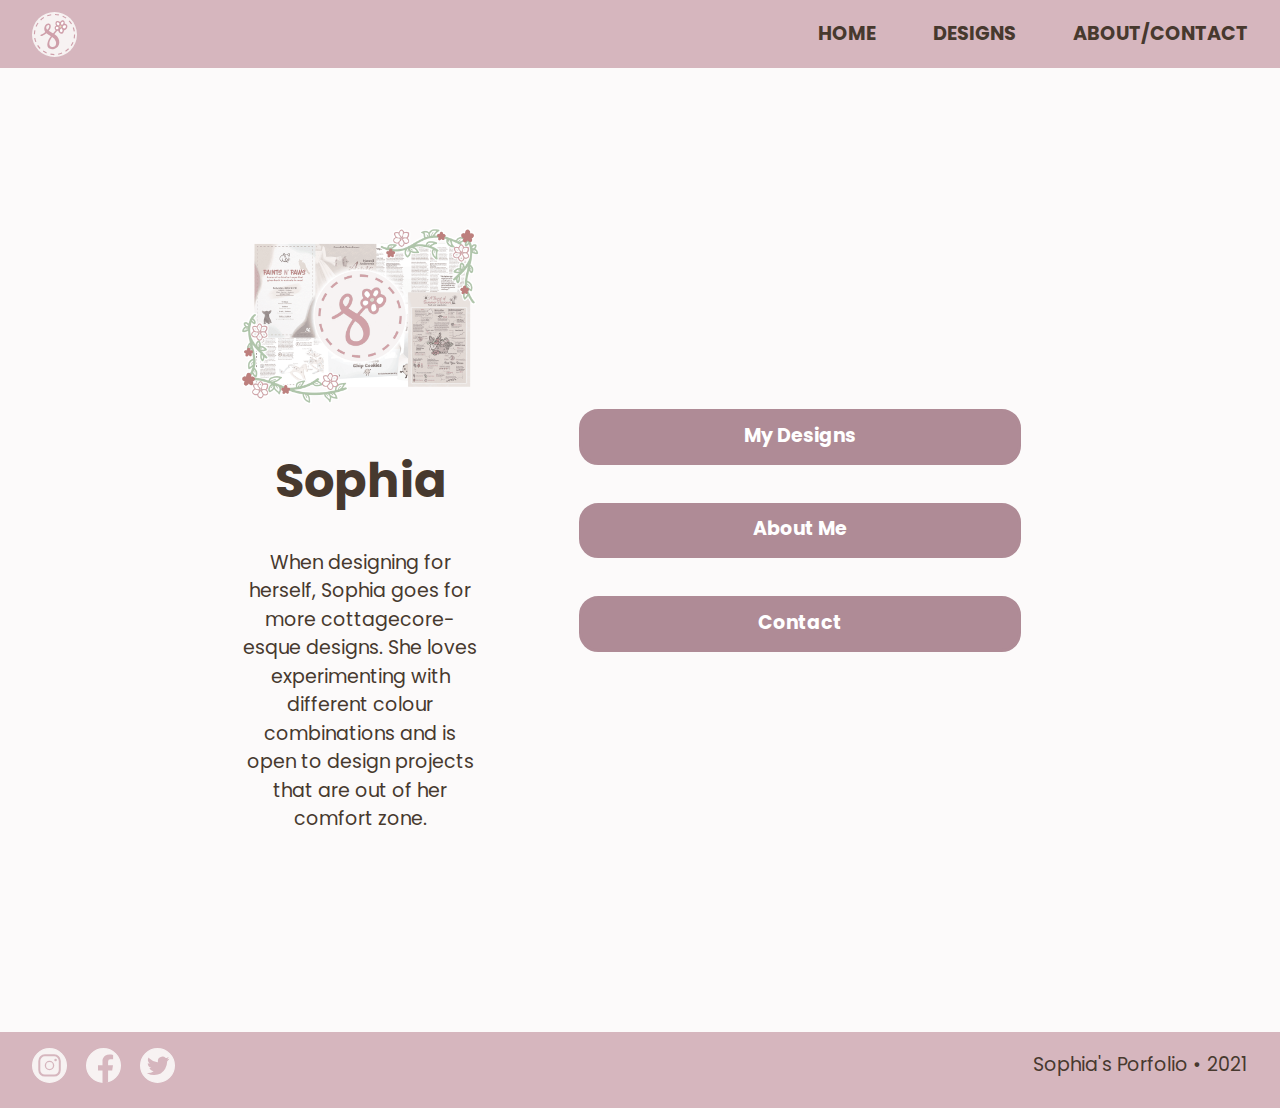
<file: index.html>
<!DOCTYPE html>
<html lang="en-ca">
<head>
  <meta charset="utf-8">
  <title>Sophia's Portfolio</title>
  <meta name="viewport" content="width=device-width,initial-scale=1">
  <link href="css/main.css" rel="stylesheet">
  <link href="css/header-footer.css" rel="stylesheet">
  <link rel="preconnect" href="https://fonts.googleapis.com">
  <link rel="preconnect" href="https://fonts.gstatic.com" crossorigin>
  <link href="https://fonts.googleapis.com/css2?family=Poppins:ital,wght@0,400;0,700;1,400;1,700&display=swap" rel="stylesheet">
  <link rel="shortcut icon" href="favicon.ico">
  <link rel="icon" type="image/png" href="favicon-196.png">
</head>
<body>

  <ul class="skip-links">
    <li><a href="#main">skip to the main content</a></li>
    <li><a href="#nav">Skip to navigation</a></li>
  </ul>

  <header role="banner">
    <div class="logo">
      <i class="icon">
        <svg class="icon-logo"><use xlink:href="images/sprite-sheet.svg#logo"></use></svg>
      </i>
    </div>
    <input type="checkbox" id="nav-toggle" class="nav-toggle">
    <nav role="navigation" id="nav" tabindex="0">
      <ul>
        <li><a href="index.html" aria-label="Go to the home page">Home</a></li>
        <li><a href="designs.html" aria-label="Go to the designs page">Designs</a></li>
        <li><a href="about-contact.html" aria-label="Go to the about and contact page">About/Contact</a></li>
      </ul>
    </nav>
    <label for="nav-toggle" class="nav-toggle-label">
      <span></span>
    </label>
  </header>

  <main role="main" id="main" tabindex="0">
    <div>
      <img src="images/homepage-image.png" alt="A collage of my designs">
      <h1>Sophia</h1>
      <article>
        <p>When designing for herself, Sophia goes for more cottagecore-esque designs. She loves experimenting with different colour combinations and is open to design projects that are out of her comfort zone. </p>
      </article>
    </div>

    <div>
      <ul class="home-buttons">
        <li><a class="designs" href="designs.html" aria-label="Go to the designs page">My Designs</a></li>
        <li><a class="about" href="about-contact.html" aria-label="Go to the about page">About Me</a></li>
        <li><a class="contact" href="about-contact.html" aria-label="Go to the contact page">Contact</a></li>
      </ul>
    </div>
  </main>

  <footer role="contentinfo">
    <ul>
      <li>
        <a class="instagram" href="#" aria-label="Go to instagram page">
          <svg class="insta"><use xlink:href="images/sprite-sheet.svg#insta"></use></svg>
        </a>
      </li>
      <li>
        <a class="facebook" href="#" aria-label="Go to facebook page">
          <svg class="fb"><use xlink:href="images/sprite-sheet.svg#facebook"></use></svg>
        </a>
      </li>
      <li>
        <a class="twitter" href="#" aria-label="Go to twitter page">
          <svg class="twit"><use xlink:href="images/sprite-sheet.svg#twitter"></use></svg>
        </a>
      </li>
    </ul>

    <p>Sophia's Porfolio • 2021</p>
  </footer>

</body>
</html>
</file>
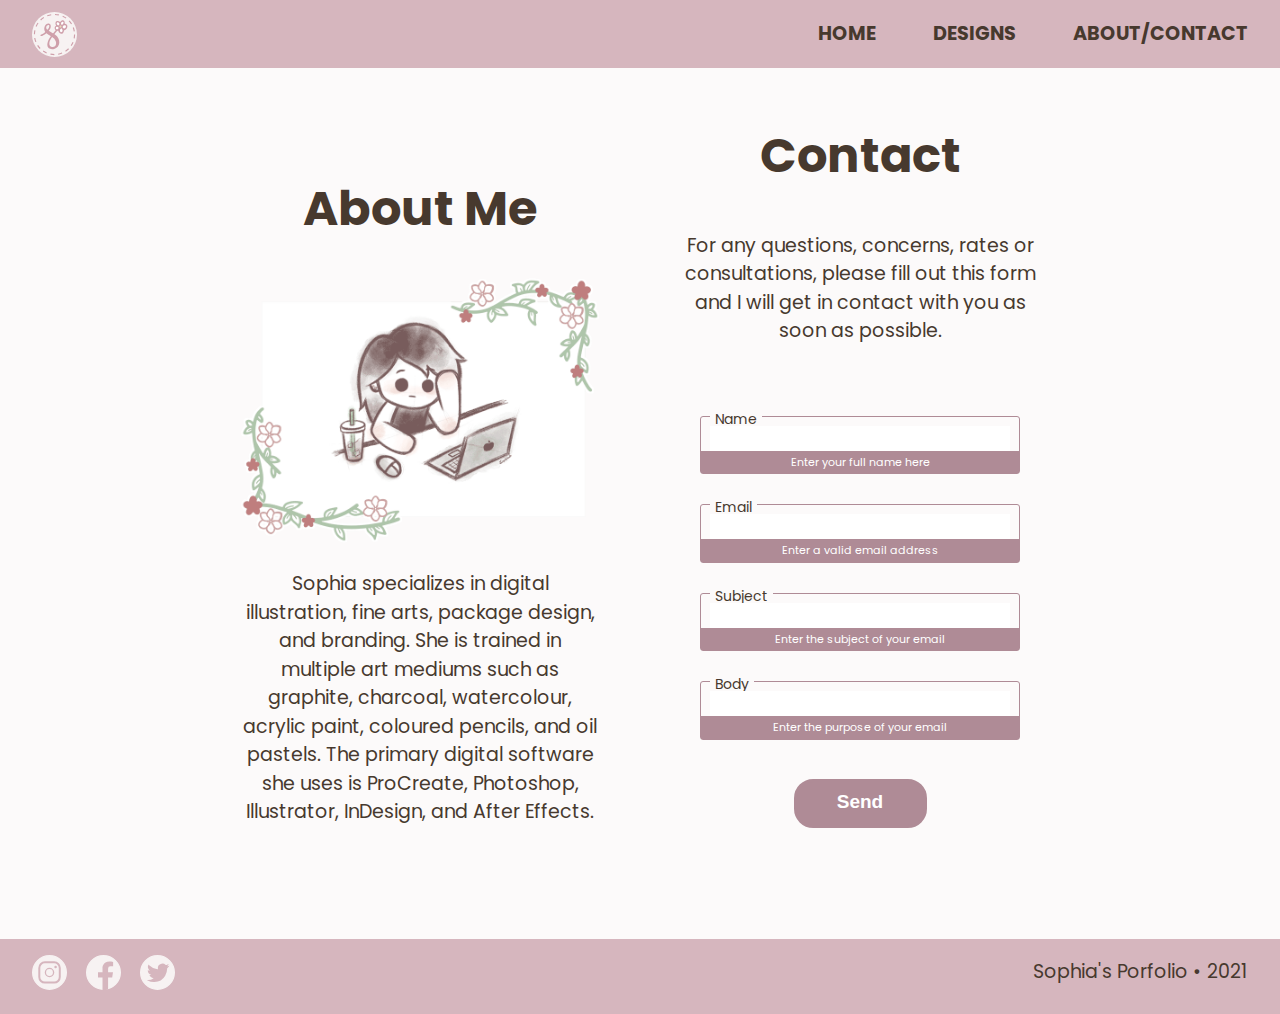
<file: about-contact.html>
<!DOCTYPE html>
<html lang="en-ca">
<head>
  <meta charset="utf-8">
  <title>About/Contact</title>
  <meta name="viewport" content="width=device-width,initial-scale=1">
  <link href="css/about-contact.css" rel="stylesheet">
  <link href="css/header-footer.css" rel="stylesheet">
  <link rel="preconnect" href="https://fonts.googleapis.com">
  <link rel="preconnect" href="https://fonts.gstatic.com" crossorigin>
  <link href="https://fonts.googleapis.com/css2?family=Poppins:ital,wght@0,400;0,700;1,400;1,700&display=swap" rel="stylesheet">
  <link rel="shortcut icon" href="favicon.ico">
  <link rel="icon" type="image/png" href="favicon-196.png">
</head>
<body>

  <ul class="skip-links">
    <li><a href="#nav">Skip to navigation</a></li>
    <li><a href="#main">Skip to the main content</a></li>
  </ul>

  <header role="banner">
    <div class="logo">
      <i class="icon">
        <svg class="icon-logo"><use xlink:href="images/sprite-sheet.svg#logo"></use></svg>
      </i>
    </div>
    <input type="checkbox" id="nav-toggle" class="nav-toggle">
    <nav role="navigation" id="nav" tabindex="0">
      <ul>
        <li><a href="index.html" aria-label="Go to the home page">Home</a></li>
        <li><a href="designs.html" aria-label="Go to the designs page">Designs</a></li>
        <li><a href="about-contact.html" aria-label="Go to the about and contact page">About/Contact</a></li>
      </ul>
    </nav>
    <label for="nav-toggle" class="nav-toggle-label">
      <span></span>
    </label>
  </header>

  <main role="main" id="main" tabindex="0">
    <div class="abt">
      <h1>About Me</h1>
      <img src="images/about-me-img.png" alt="A drawing of me">
      <article>
        <p>Sophia specializes in digital illustration, fine arts, package design, and branding. She is trained in multiple art mediums such as graphite, charcoal, watercolour, acrylic paint, coloured pencils, and oil pastels. The primary digital software she uses is ProCreate, Photoshop, Illustrator, InDesign, and After Effects.</p>
      </article>
    </div>

    <div class="cntct">
      <h2>Contact</h2>
      <p>For any questions, concerns, rates or consultations, please fill out this form and I will get in contact with you as soon as possible.</p>

      <form class="form">
        <ul>
          <li>
            <label for="name">Name</label>
            <input type="text" name="name" maxlength="100">
            <span>Enter your full name here</span>
          </li>
          <li>
            <label for="email">Email</label>
            <input type="email" name="email" maxlength="100">
            <span>Enter a valid email address</span>
          </li>
          <li>
            <label for="subject">Subject</label>
            <input type="text" name="subject">
            <span>Enter the subject of your email</span>
          </li>
          <li>
            <label for="bio">Body</label>
            <textarea name="text" onkeyup="adjust_textarea(this)"></textarea>
            <span>Enter the purpose of your email</span>
          </li>
          <li>
            <input class="send" type="submit" value="Send" aria-label="send the form">
          </li>
        </ul>
      </form>

    </main>

    <footer role="contentinfo">
      <ul>
        <li>
          <a class="instagram" href="#" aria-label="Go to instagram page">
            <svg class="insta"><use xlink:href="images/sprite-sheet.svg#insta"></use></svg>
          </a>
        </li>
        <li>
          <a class="facebook" href="#" aria-label="Go to facebook page">
            <svg class="fb"><use xlink:href="images/sprite-sheet.svg#facebook"></use></svg>
          </a>
        </li>
        <li>
          <a class="twitter" href="#" aria-label="Go to twitter page">
            <svg class="twit"><use xlink:href="images/sprite-sheet.svg#twitter"></use></svg>
          </a>
        </li>
      </ul>

      <p>Sophia's Porfolio • 2021</p>
    </footer>

  </body>
  </html>
</file>
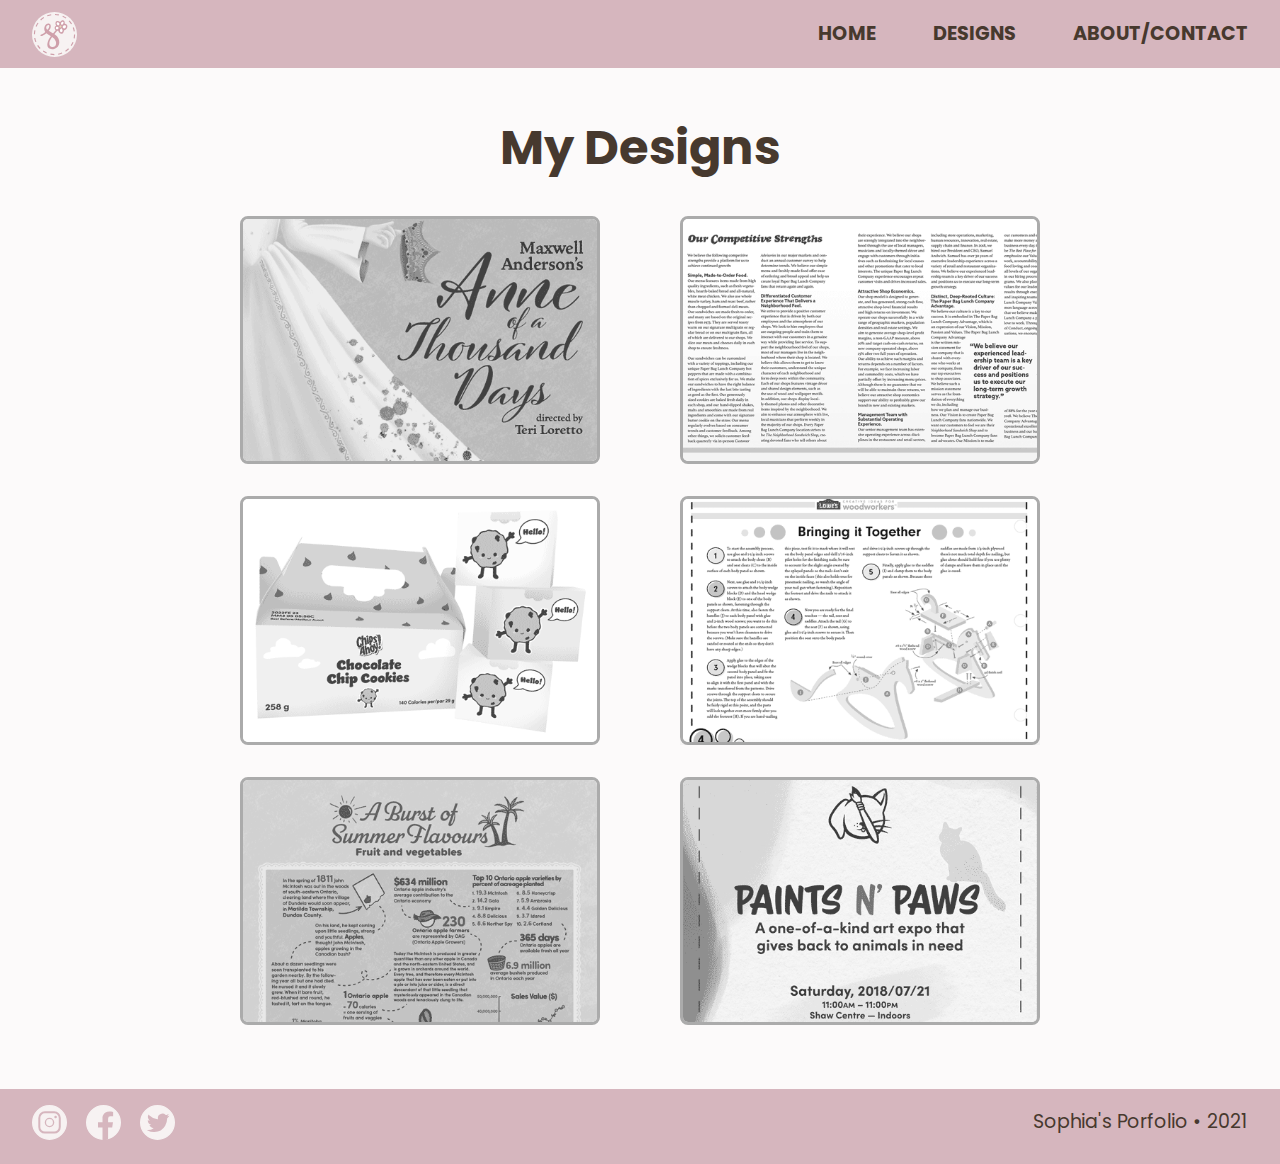
<file: designs.html>
<!DOCTYPE html>
<html lang="en-ca">
<head>
  <meta charset="utf-8">
  <title>Designs</title>
  <meta name="viewport" content="width=device-width,initial-scale=1">
  <link href="css/designs.css" rel="stylesheet">
  <link href="css/header-footer.css" rel="stylesheet">
  <link rel="preconnect" href="https://fonts.googleapis.com">
  <link rel="preconnect" href="https://fonts.gstatic.com" crossorigin>
  <link href="https://fonts.googleapis.com/css2?family=Poppins:ital,wght@0,400;0,700;1,400;1,700&display=swap" rel="stylesheet">
  <link rel="shortcut icon" href="favicon.ico">
  <link rel="icon" type="image/png" href="favicon-196.png">
</head>
<body>

  <ul class="skip-links">
    <li><a href="#main">skip to the main content</a></li>
    <li><a href="#nav">Skip to navigation</a></li>
  </ul>

  <header role="banner">
    <div class="logo">
      <i class="icon">
        <svg class="icon-logo"><use xlink:href="images/sprite-sheet.svg#logo"></use></svg>
      </i>
    </div>
    <input type="checkbox" id="nav-toggle" class="nav-toggle">
    <nav role="navigation" id="nav" tabindex="0">
      <ul>
        <li><a href="index.html" aria-label="Go to the home page">Home</a></li>
        <li><a href="designs.html" aria-label="Go to the designs page">Designs</a></li>
        <li><a href="about-contact.html" aria-label="Go to the about and contact page">About/Contact</a></li>
      </ul>
    </nav>
    <label for="nav-toggle" class="nav-toggle-label">
      <span></span>
    </label>
  </header>

  <main role="main" id="main" tabindex="0">
    <h1> My Designs </h1>

    <div class="designs">
      <div class="first-three">

        <a href="#open-modal" class="hover-box">
          <img src="images/designs/poster.png" alt="Image of my theatre poster design">
          <h2 class="post-title">Theatre Poster</h2>
        </a>
        <div id="open-modal" class="modal-window">
          <div>
            <a href="#modal-close" title="Close" class="modal-close">close &times;</a>
            <h2>Theatre Poster</h2>
            <div>
              <img src="images/designs/poster-big.png" alt="Image of my theatre poster design">
              <p>Assignment for my Graphic Design class in the second semester of my first year.</p>
            </div>
          </div>
        </div>

        <a href="#open-modal-packaging" class="hover-box">
          <img src="images/designs/packaging.png" alt="Image of my packaging design">
          <h2 class="pack-title">Packaging Design</h2>
        </a>
        <div id="open-modal-packaging" class="modal-window-packaging">
          <div>
            <a href="#modal-close" title="Close" class="modal-close">close &times;</a>
            <h2>Packaging Design</h2>
            <div>
              <img src="images/designs/packaging-big.png" alt="Image of my packaging design">
              <p>Assignment for my Graphic Design class in the first semester of my second year.</p>
            </div>
          </div>
        </div>

        <a href="#open-modal-info" class="hover-box">
          <img src="images/designs/infographic.png" alt="Image of my infographic design">
          <h2 class="infographic-title">Infographic</h2>
        </a>
        <div id="open-modal-info" class="modal-window-info">
          <div>
            <a href="#modal-close" title="Close" class="modal-close">close &times;</a>
            <h2>Infographic</h2>
            <div>
              <img src="images/designs/infographic-big.png" alt="Image of my infographic design">
              <p>Assignment for my Graphic Design class in the second semester of my first year.</p>
            </div>
          </div>
        </div>

      </div>

      <div class="last-three">

        <a href="#open-modal-ar" class="hover-box">
          <img src="images/designs/annual-report.png" alt="Image of my annual report design">
          <h2 class="annual-rep-title">Annual Report</h2>
        </a>
        <div id="open-modal-ar" class="modal-window-ar">
          <div>
            <a href="#modal-close" title="Close" class="modal-close">close &times;</a>
            <h2>Annual Report</h2>
            <div>
              <img src="images/designs/annual-report-big.png" alt="Image of my annual report design">
              <p>Assignment for my Typography class in the second semester of my first year.</p>
            </div>
          </div>
        </div>

        <a href="#open-modal-rh" class="hover-box">
          <img src="images/designs/rocking-horse.png" alt="Image of my rocking horse brochure layout">
          <h2 class="rock-title">Rocking Horse Brochure Layout</h2>
        </a>
        <div id="open-modal-rh" class="modal-window-rh">
          <div>
            <a href="#modal-close" title="Close" class="modal-close">close &times;</a>
            <h2>Rocking Horse Brochure Layout</h2>
            <div>
              <img src="images/designs/rocking-horse-big.png" alt="Image of my rocking horse brochure layout">
              <p>Assignment for my Graphic Design class in the second semester of my first year.</p>
            </div>
          </div>
        </div>

        <a href="#open-modal-eb" class="hover-box">
          <img src="images/designs/event-branding.png" alt="Image of my event branding design">
          <h2 class="harmony-title">Event Branding</h2>
        </a>
        <div id="open-modal-eb" class="modal-window-eb">
          <div>
            <a href="#modal-close" title="Close" class="modal-close">close &times;</a>
            <h2>Event Branding</h2>
            <div>
              <img src="images/designs/event-branding-big.png" alt="Image of my event branding design">
              <p>Assignment for my Graphic Design class in the first semester of my second year.</p>
            </div>
          </div>
        </div>

      </div>

    </div>

  </main>

  <footer role="contentinfo">
    <ul>
      <li>
        <a class="instagram" href="#" aria-label="Go to instagram page">
          <svg class="insta"><use xlink:href="images/sprite-sheet.svg#insta"></use></svg>
        </a>
      </li>
      <li>
        <a class="facebook" href="#" aria-label="Go to facebook page">
          <svg class="fb"><use xlink:href="images/sprite-sheet.svg#facebook"></use></svg>
        </a>
      </li>
      <li>
        <a class="twitter" href="#" aria-label="Go to twitter page">
          <svg class="twit"><use xlink:href="images/sprite-sheet.svg#twitter"></use></svg>
        </a>
      </li>
    </ul>

    <p>Sophia's Porfolio • 2021</p>
  </footer>

</body>
</html>
</file>
<file: css/main.css>
html {
  box-sizing: border-box;
  font-family: Poppins, sans-serif;
  line-height: 1.5;
  -webkit-text-size-adjust: 100%;
  text-size-adjust: 100%;
  color: #47392e;
}

*,
*::before,
*::after {
  box-sizing: inherit;
}

main {
  height: 1000px;
  display: grid;
  place-items: center;
  padding-left: 3em;
  padding-right: 3em;
}

main p {
  text-align: center;
}

main a {
  border: .2rem solid #af8b96;
  border-radius: 1.2rem;
  padding: .5em 1em .6em;
  background-color: #af8b96;
  margin: 1em;
  text-decoration: none;
  color: #fff;
  display: block;
}

main a:hover {
  background-color: #d6b6be;
  border: .2rem solid #d6b6be;
}

main ul {
  text-align: center;
  display: block;
  padding: 0;
  list-style: none;
  width: 20em;
}

main li {
  list-style: none;
  font-weight: bold;
  margin-bottom: 2em;
}

main h2 {
  font-size: 2.5rem;
  font-weight: bold;
  text-align: center;
  text-decoration: none;
}

img {
  width: 100%;
  margin: 0;
  padding: 0;
}

@media screen and (min-width: 38em) {

  main {
    display: grid;
    grid-template-columns: 1fr 1fr;
    grid-column-gap: 2em;
  }

  main ul {
    width: 20em;
  }

}

@media screen and (min-width: 62.5em) {

  main {
    display: grid;
    grid-template-columns: 1fr 1fr;
    grid-column-gap: 5em;
    padding-left: 15em;
    padding-right: 15em;
  }

  main ul {
    width: 30em;
  }

}
</file>
<file: css/header-footer.css>
html {
  box-sizing: border-box;
  font-family: Poppins, sans-serif;
  line-height: 1.5;
  -webkit-text-size-adjust: 100%;
  text-size-adjust: 100%;
  color: #47392e;
}

*,
*::before,
*::after {
  box-sizing: inherit;
}

.skip-links {
  margin: 0;
  padding: 0;
  list-style-type: none;
}

.skip-links a {
  position: absolute;
  top: -3em;
  background-color: #000;
  color: #fff;
  padding: 0.5em 0.75em;
  font-weight: bold;
  text-decoration: none;
}

.skip-links a:focus {
  top: 0;
}

body {
  padding: 0;
  margin: 0;
  background-color: #fcfafa;
}

p {
  font-size: 1.1875rem;
}

main {
  padding-top: 5em;
}

.icon svg {
  fill: currentColor;
  align-content: center;
  padding: 0;
  margin-bottom: -.5em;
}

.instagram .insta {
  height: 35px;
  width: 35px;
}

.twitter .twit {
  height: 35px;
  width: 35px;
}

.facebook .fb {
  height: 35px;
  width: 35px;
}

.icon-logo {
  height: 45px;
  width: 45px;
}

h1 {
  font-size: 3rem;
  font-weight: bold;
  text-align: center;
}

li {
  font-size: 1.1875rem;
}

header {
  background: #d6b6be;
  display: flex;
  justify-content: center;
  padding: .75em;
  text-align: center;
  position: fixed;
  z-index: 999;
  width: 100%;
}

header img {
  width: 64px;
  margin: 0;
  padding: 0;
  display: block;
}

body p {
  text-align: center;
}

header nav {
  position: absolute;
  text-align: left;
  top: 100%;
  left: 0;
  background: #d6b6be;
  width: 100%;
  transform: scale(1, 0);
  transform-origin: top;
  transition: transform 400ms ease-in-out;
}

header nav a {
  text-decoration: none;
  font-size: 1.2rem;
  text-transform: uppercase;
  opacity: 0;
  transition: opacity 150ms ease-in-out;
  color: #47392e;
  font-weight: bold;
  cursor: pointer;
}

header nav ul {
  margin: 0;
  padding: 0;
  list-style: none;
}

header nav li {
  margin-bottom: 1em;
  margin-left: 1em;
}

header nav a:hover {
  color: #fff;
}


/* footer */
footer {
  background-color: #d6b6be;
  display: flex;
  justify-content: space-between;
  padding-right: 2em;
  padding-left: 2em;
  padding-top: 0;
  padding-bottom: 0;
  margin-top: 2em;
}

footer p {
  color: #47392e;
}

footer ul {
  display: flex;
  padding: 0;
}

footer li {
  list-style: none;
  margin-right: 1em;
}

/* dropdown */

.nav-toggle-label,
.nav-toggle {
  display: none;
}

.nav-toggle {
  position: absolute !important;
  top: -9999px !important;
  left: -9999px !important;
}

.nav-toggle-label {
  position: absolute;
  top: 0;
  left: 0;
  margin-left: 1em;
  height: 100%;
  display: flex;
  align-items: center;
}

.nav-toggle-label span,
.nav-toggle-label span::before,
.nav-toggle-label span::after {
  display: block;
  background: white;
  height: 2px;
  width: 2em;
  border-radius: 2px;
  position: relative;
}

.nav-toggle-label span::before,
.nav-toggle-label span::after {
  content: '';
  position: absolute;
}

.nav-toggle-label span::before {
  bottom: 7px;
}

.nav-toggle-label span::after {
  top: 7px;
}

.nav-toggle:checked ~ nav {
  transform: scale(1,1);
}

.nav-toggle:checked ~ nav a {
  opacity: 1;
  transition: opacity 250ms ease-in-out 250ms;
}





@media screen and (min-width: 38em) {
  .nav-toggle-label {
    display: none;
  }

  header {
    display: flex;
    justify-content: space-between;
    padding-right: 2em;
    padding-left: 2em;
  }

  .logo {
    grid-column: 2 / 3;
  }

  header nav {
    all: unset;
    grid-column: 3 / 4;
    display: flex;
    justify-content: flex-end;
    align-items: center;
  }

  header nav ul {
    display: flex;
  }

  header nav li {
    margin-left: 3em;
    margin-bottom: 0;
  }

  header nav a {
    opacity: 1;
    position: relative;
  }

  header nav a::before {
    content: '';
    display: block;
    height: 5px;
    background: black;
    position: absolute;
    top: -.75em;
    left: 0;
    right: 0;
    transform: scale(0, 1);
    transition: transform ease-in-out 250ms;
  }

}


@media screen and (min-width: 62.5em) {
  .nav-toggle-label {
    display: none;
  }

  header {
    display: flex;
    justify-content: space-between;
    padding-right: 2em;
    padding-left: 2em;
  }

  .logo {
    grid-column: 2 / 3;
  }

  header nav {
    all: unset;
    grid-column: 3 / 4;
    display: flex;
    justify-content: flex-end;
    align-items: center;
  }

  header nav ul {
    display: flex;
  }

  header nav li {
    margin-left: 3em;
    margin-bottom: 0;
  }

  header nav a {
    opacity: 1;
    position: relative;
  }

  header nav a::before {
    content: '';
    display: block;
    height: 5px;
    background: black;
    position: absolute;
    top: -.75em;
    left: 0;
    right: 0;
    transform: scale(0, 1);
    transition: transform ease-in-out 250ms;
  }

}
</file>
<file: css/about-contact.css>
html {
  box-sizing: border-box;
  font-family: Poppins, sans-serif;
  line-height: 1.5;
  -webkit-text-size-adjust: 100%;
  text-size-adjust: 100%;
  color: #47392e;
}

*,
*::before,
*::after {
  box-sizing: inherit;
}

main {
  align-items: center;
  padding-left: 3em;
  padding-right: 3em;
}

main p {
  text-align: center;
}

main h2 {
  font-size: 3rem;
  font-weight: bold;
  text-align: center;
  text-decoration: none;
}

img {
  width: 100%;
  margin: 0;
  padding: 0;
}

.form {
	max-width:400px;
	margin:50px auto;
	border-radius:.2rem;
	padding:20px;
}

.form ul {
	list-style:none;
	padding:0;
	margin:0;
}

.form li {
	display: block;
	padding: 9px;
	border:1px solid #af8b96;
	margin-bottom: 30px;
	border-radius: 3px;
}

.form li:last-child {
	border:none;
	margin-bottom: 0px;
	text-align: center;
}

.form li > label {
	display: block;
	float: left;
	margin-top: -19px;
	background: #fcfafa;
	height: 19px;
	padding: 2px 5px 2px 5px;
	color: #47392e;
	font-size: 14px;
	overflow: hidden;
}

.form input[type="text"],
.form input[type="email"],
.form textarea,
.form select {
	box-sizing: border-box;
	-webkit-box-sizing: border-box;
	-moz-box-sizing: border-box;
	width: 100%;
	display: block;
	outline: none;
	border: none;
	height: 25px;
	line-height: 25px;
	font-size: 16px;
	padding: 0;
}

.form li > span {
	background: #af8b96;
	display: block;
	padding: 3px;
	margin: 0 -9px -9px -9px;
	text-align: center;
	color: #fff;
	font-size: 11px;
}

.form textarea {
	resize:none;
}

.form input[type="submit"],
.form input[type="button"] {
  border: .2rem solid #af8b96;
	background: #af8b96;
  padding: .5em 1em .6em;
	border-bottom: 3px solid #af8b96;
	border-radius: 1.2rem;
	color: #fff;
  width: 7em;
}

.form input[type="submit"]:hover,
.form input[type="button"]:hover {
  background-color: #d6b6be;
  border: .2rem solid #d6b6be;
}

.send {
  font-size: 1.1875rem;
  font-weight: bold;
}

@media screen and (min-width: 38em) {
  main {
    display: grid;
    grid-template-columns: 1fr 1fr;
    grid-column-gap: 5em;
    }
}

@media screen and (min-width: 62.5em) {
  main {
    padding-left: 15em;
    padding-right: 15em;
    }
}
</file>
<file: css/designs.css>
html {
  box-sizing: border-box;
  font-family: Poppins, sans-serif;
  line-height: 1.5;
  -webkit-text-size-adjust: 100%;
  text-size-adjust: 100%;
  color: #47392e;
}

*,
*::before,
*::after {
  box-sizing: inherit;
}

/* modal box */
.modal-window {
  position: fixed;
  background-color: rgba(200, 200, 200, 0.75);
  top: 0;
  right: 0;
  bottom: 0;
  left: 0;
  z-index: 999;
  opacity: 0;
  pointer-events: none;
  -webkit-transition: all 0.3s;
  -moz-transition: all 0.3s;
  transition: all 0.3s;
}

.modal-window:target {
  opacity: 1;
  pointer-events: auto;
}

.modal-window>div {
  width: 400px;
  position: relative;
  margin: 10% auto;
  padding: 2rem;
  background: #fff;
  color: #444;
}

.modal-window header {
  font-weight: bold;
}

.modal-close {
  color: #aaa;
  line-height: 50px;
  font-size: 80%;
  position: absolute;
  right: 0;
  text-align: center;
  top: 0;
  width: 70px;
  text-decoration: none;
}

.modal-close:hover {
  color: #000;
}

.modal-window h2 {
  font-size: 150%;
  margin: 0 0 15px;
}
/* modal box end */

/* modal box */
.modal-window-info {
  position: fixed;
  background-color: rgba(200, 200, 200, 0.75);
  top: 0;
  right: 0;
  bottom: 0;
  left: 0;
  z-index: 999;
  opacity: 0;
  pointer-events: none;
  -webkit-transition: all 0.3s;
  -moz-transition: all 0.3s;
  transition: all 0.3s;
}

.modal-window-info:target {
  opacity: 1;
  pointer-events: auto;
}

.modal-window-info>div {
  width: 400px;
  position: relative;
  margin: 10% auto;
  padding: 2rem;
  background: #fff;
  color: #444;
}

.modal-window-info header {
  font-weight: bold;
}

.modal-window-info h2 {
  font-size: 150%;
  margin: 0 0 15px;
}
/* modal box end */

/* modal box */
.modal-window-packaging {
  position: fixed;
  background-color: rgba(200, 200, 200, 0.75);
  top: 0;
  right: 0;
  bottom: 0;
  left: 0;
  z-index: 999;
  opacity: 0;
  pointer-events: none;
  -webkit-transition: all 0.3s;
  -moz-transition: all 0.3s;
  transition: all 0.3s;
}

.modal-window-packaging:target {
  opacity: 1;
  pointer-events: auto;
}

.modal-window-packaging>div {
  width: 400px;
  position: relative;
  margin: 10% auto;
  padding: 2rem;
  background: #fff;
  color: #444;
}

.modal-window-packaging header {
  font-weight: bold;
}

.modal-window-packaging h2 {
  font-size: 150%;
  margin: 0 0 15px;
}
/* modal box end */

/* modal box */
.modal-window-ar {
  position: fixed;
  background-color: rgba(200, 200, 200, 0.75);
  top: 0;
  right: 0;
  bottom: 0;
  left: 0;
  z-index: 999;
  opacity: 0;
  pointer-events: none;
  -webkit-transition: all 0.3s;
  -moz-transition: all 0.3s;
  transition: all 0.3s;
}

.modal-window-ar:target {
  opacity: 1;
  pointer-events: auto;
}

.modal-window-ar>div {
  width: 400px;
  position: relative;
  margin: 10% auto;
  padding: 2rem;
  background: #fff;
  color: #444;
}

.modal-window-ar header {
  font-weight: bold;
}

.modal-window-ar h2 {
  font-size: 150%;
  margin: 0 0 15px;
}
/* modal box end */

/* modal box */
.modal-window-rh {
  position: fixed;
  background-color: rgba(200, 200, 200, 0.75);
  top: 0;
  right: 0;
  bottom: 0;
  left: 0;
  z-index: 999;
  opacity: 0;
  pointer-events: none;
  -webkit-transition: all 0.3s;
  -moz-transition: all 0.3s;
  transition: all 0.3s;
}

.modal-window-rh:target {
  opacity: 1;
  pointer-events: auto;
}

.modal-window-rh>div {
  width: 400px;
  position: relative;
  margin: 10% auto;
  padding: 2rem;
  background: #fff;
  color: #444;
}

.modal-window-rh header {
  font-weight: bold;
}

.modal-window-rh h2 {
  font-size: 150%;
  margin: 0 0 15px;
}
/* modal box end */

/* modal box */
.modal-window-eb {
  position: fixed;
  background-color: rgba(200, 200, 200, 0.75);
  top: 0;
  right: 0;
  bottom: 0;
  left: 0;
  z-index: 999;
  opacity: 0;
  pointer-events: none;
  -webkit-transition: all 0.3s;
  -moz-transition: all 0.3s;
  transition: all 0.3s;
}

.modal-window-eb:target {
  opacity: 1;
  pointer-events: auto;
}

.modal-window-eb>div {
  width: 400px;
  position: relative;
  margin: 10% auto;
  padding: 2rem;
  background: #fff;
  color: #444;
}

.modal-window-eb header {
  font-weight: bold;
}

.modal-window-eb h2 {
  font-size: 150%;
  margin: 0 0 15px;
}
/* modal box end */


main {
  display: grid;
  place-items: center;
  padding-left: 3em;
  padding-right: 3em;
}

main h2 {
  font-size: 1.6rem;
  font-weight: bold;
  text-align: center;
  text-decoration: none;
}

img {
  display: block;
  margin-left: auto;
  margin-right: auto;
  width: 100%;
  border: .2rem solid #c8a2a9;
  border-radius: .5rem;
}

.hover-box {
  position: relative;
  overflow: hidden;
  text-decoration: none;
  color: #fff;
  display: block;
  margin-bottom: 2em;
}

.hover-box h2 {
  position: absolute;
  bottom: -4em;
  width: 100%;
  padding: 1rem;
  margin: 0;
  text-align: center;
  background-image: linear-gradient(to bottom, rgba(0, 0, 0, 0), rgba(0, 0, 0, .5));
  text-shadow: 1px 1px 5px rgba(0, 0, 0, .9);
  transition: all .2s linear;
}

.hover-box:hover h2,
.hover-box:focus h2 {
  bottom: 0;
}

.hover-box img {
  filter: grayscale(100%);
  transition: all .2s linear;
}

.hover-box:hover img,
.hover-box:focus img {
  filter: grayscale(0%);
  transform: scale(1.1);
}


@media screen and (min-width: 38em) {
  .designs {
    display: grid;
    grid-template-columns: 1fr 1fr;
    grid-column-gap: 2em;
  }

  main{
    padding-left: 5em;
    padding-right: 5em;
  }

  .modal-window-ar>div {
    width: 600px;
  }

  .modal-window-packaging>div {
    width: 600px;
  }

  .modal-window-rh>div {
    width: 600px;
  }

  .modal-window-vh>div {
    width: 600px;
  }

}

@media screen and (min-width: 62.5em) {
  .designs {
    display: grid;
    grid-template-columns: 1fr 1fr;
    grid-column-gap: 5em;
  }

  main{
    padding-left: 15em;
    padding-right: 15em;
  }

  .modal-window-ar>div {
    width: 1000px;
  }

  .modal-window-packaging>div {
    width: 800px;
  }

  .modal-window-rh>div {
    width: 800px;
  }

  .modal-window-vh>div {
    width: 1000px;
  }

}
</file>
